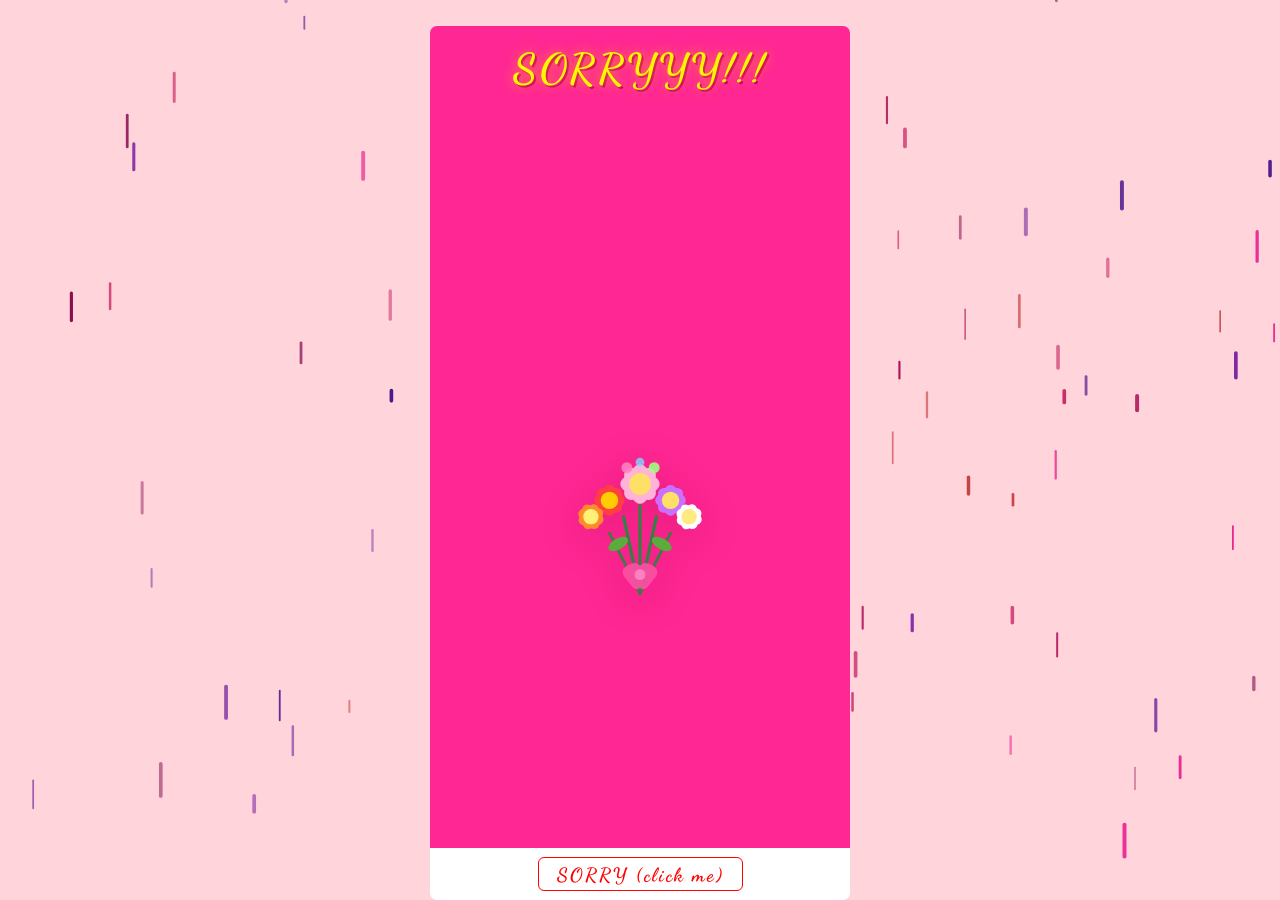
<file: index.html>
<!DOCTYPE html>
<html lang="en">
<head>
  <meta charset="UTF-8" />
  <meta name="viewport" content="width=device-width, initial-scale=1.0"/>
  <title>Sorry WIFEY❤️</title>
  <link rel="preconnect" href="https://fonts.googleapis.com">
  <link rel="preconnect" href="https://fonts.gstatic.com" crossorigin>
  <link href="https://fonts.googleapis.com/css2?family=Dancing+Script:wght@700&family=Segoe+UI:wght@400;700&display=swap" rel="stylesheet">
  <link rel="stylesheet" href="index.css" />
  <script src="sorry.js" defer></script>
</head>
<body>
  <canvas id="rainCanvas"></canvas>

  <div class="container">
    <div class="sorry-title">
        SORRYYY!!!
    </div>

    <div class="bouquet-wrap">
      <div class="bouquet" id="bouquet">
        <svg viewBox="0 0 200 220" xmlns="http://www.w3.org/2000/svg" class="bouquet-svg" aria-label="Animated bouquet of flowers">
          <line x1="100" y1="210" x2="85" y2="140" stroke="#3a7d44" stroke-width="3" stroke-linecap="round"/>
          <line x1="100" y1="210" x2="100" y2="130" stroke="#3a7d44" stroke-width="3" stroke-linecap="round"/>
          <line x1="100" y1="210" x2="115" y2="140" stroke="#3a7d44" stroke-width="3" stroke-linecap="round"/>
          <line x1="100" y1="210" x2="72"  y2="155" stroke="#3a7d44" stroke-width="2.5" stroke-linecap="round"/>
          <line x1="100" y1="210" x2="128" y2="155" stroke="#3a7d44" stroke-width="2.5" stroke-linecap="round"/>

          <ellipse cx="80" cy="165" rx="10" ry="5" fill="#5aad3c" transform="rotate(-30 80 165)"/>
          <ellipse cx="120" cy="165" rx="10" ry="5" fill="#5aad3c" transform="rotate(30 120 165)"/>

          <path d="M88,198 Q80,190 88,185 Q96,180 100,185 Q104,180 112,185 Q120,190 112,198 Q104,210 100,205 Q96,210 88,198Z" fill="#ff4fa3" opacity="0.9"/>
          <circle cx="100" cy="193" r="5" fill="#ff80c0"/>

          <g class="flower f1">
            <ellipse cx="100" cy="110" rx="10" ry="18" fill="#ffb3d9" transform="rotate(0 100 110)"/>
            <ellipse cx="100" cy="110" rx="10" ry="18" fill="#ffb3d9" transform="rotate(45 100 110)"/>
            <ellipse cx="100" cy="110" rx="10" ry="18" fill="#ffb3d9" transform="rotate(90 100 110)"/>
            <ellipse cx="100" cy="110" rx="10" ry="18" fill="#ffb3d9" transform="rotate(135 100 110)"/>
            <circle cx="100" cy="110" r="10" fill="#ffe066"/>
          </g>

          <g class="flower f2">
            <ellipse cx="72" cy="125" rx="8" ry="14" fill="#ff4040" transform="rotate(0 72 125)"/>
            <ellipse cx="72" cy="125" rx="8" ry="14" fill="#ff4040" transform="rotate(45 72 125)"/>
            <ellipse cx="72" cy="125" rx="8" ry="14" fill="#ff4040" transform="rotate(90 72 125)"/>
            <ellipse cx="72" cy="125" rx="8" ry="14" fill="#ff4040" transform="rotate(135 72 125)"/>
            <circle cx="72" cy="125" r="8" fill="#ffcc00"/>
          </g>

          <g class="flower f3">
            <ellipse cx="128" cy="125" rx="8" ry="14" fill="#c970ff" transform="rotate(0 128 125)"/>
            <ellipse cx="128" cy="125" rx="8" ry="14" fill="#c970ff" transform="rotate(45 128 125)"/>
            <ellipse cx="128" cy="125" rx="8" ry="14" fill="#c970ff" transform="rotate(90 128 125)"/>
            <ellipse cx="128" cy="125" rx="8" ry="14" fill="#c970ff" transform="rotate(135 128 125)"/>
            <circle cx="128" cy="125" r="8" fill="#ffe066"/>
          </g>

          <g class="flower f4">
            <ellipse cx="55" cy="140" rx="7" ry="12" fill="#ff8c2b" transform="rotate(20 55 140)"/>
            <ellipse cx="55" cy="140" rx="7" ry="12" fill="#ff8c2b" transform="rotate(65 55 140)"/>
            <ellipse cx="55" cy="140" rx="7" ry="12" fill="#ff8c2b" transform="rotate(110 55 140)"/>
            <ellipse cx="55" cy="140" rx="7" ry="12" fill="#ff8c2b" transform="rotate(155 55 140)"/>
            <circle cx="55" cy="140" r="7" fill="#fff176"/>
          </g>

          <g class="flower f5">
            <ellipse cx="145" cy="140" rx="7" ry="12" fill="#fff" transform="rotate(20 145 140)"/>
            <ellipse cx="145" cy="140" rx="7" ry="12" fill="#fff" transform="rotate(65 145 140)"/>
            <ellipse cx="145" cy="140" rx="7" ry="12" fill="#fff" transform="rotate(110 145 140)"/>
            <ellipse cx="145" cy="140" rx="7" ry="12" fill="#fff" transform="rotate(155 145 140)"/>
            <circle cx="145" cy="140" r="7" fill="#ffea80"/>
          </g>

          <circle cx="88" cy="95" r="5" fill="#ff80c0" opacity="0.9"/>
          <circle cx="113" cy="95" r="5" fill="#a0ff80" opacity="0.9"/>
          <circle cx="100" cy="90" r="4" fill="#80d4ff" opacity="0.8"/>
        </svg>
      </div>
    </div>
  </div>

  <div class="footer">
    <div class="fin">
      <a href="page1.html" class="sorry-btn">SORRY (click me)</a>
    </div>
  </div>

</body>
</html>
</file>
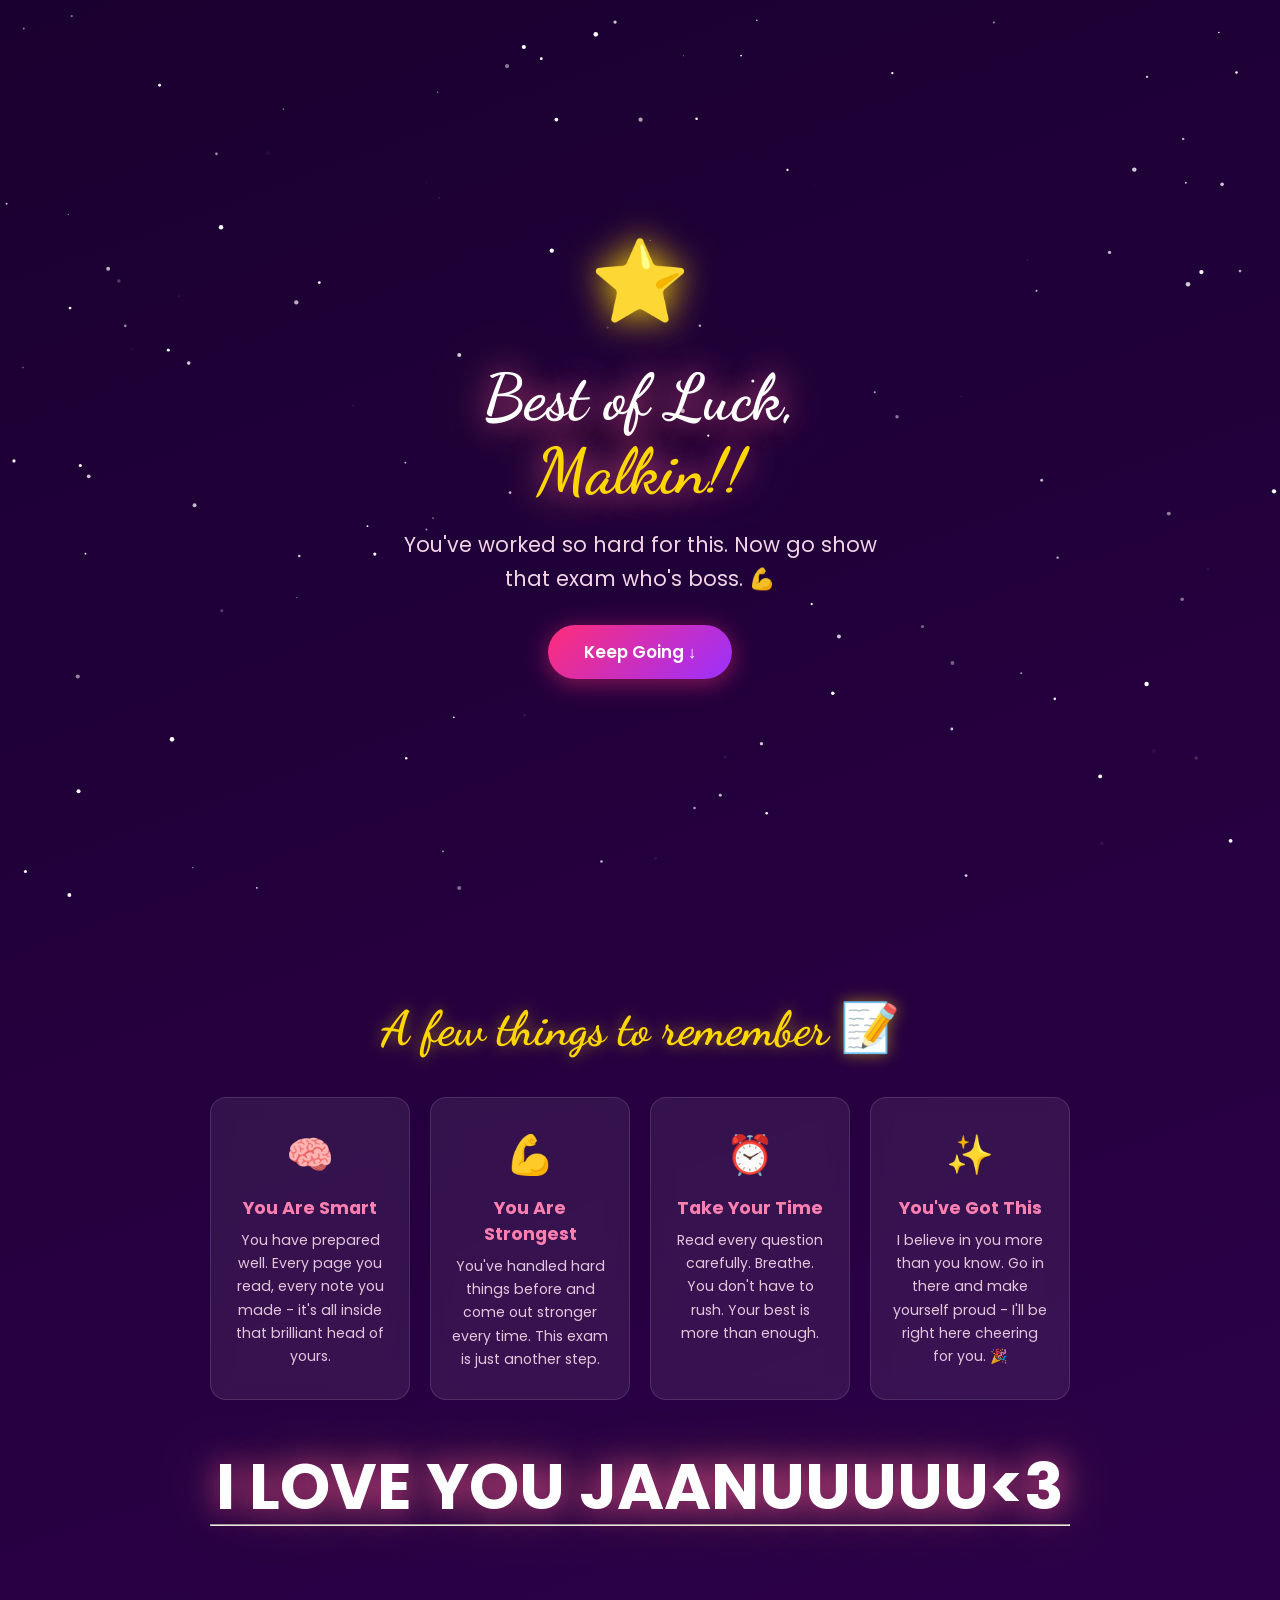
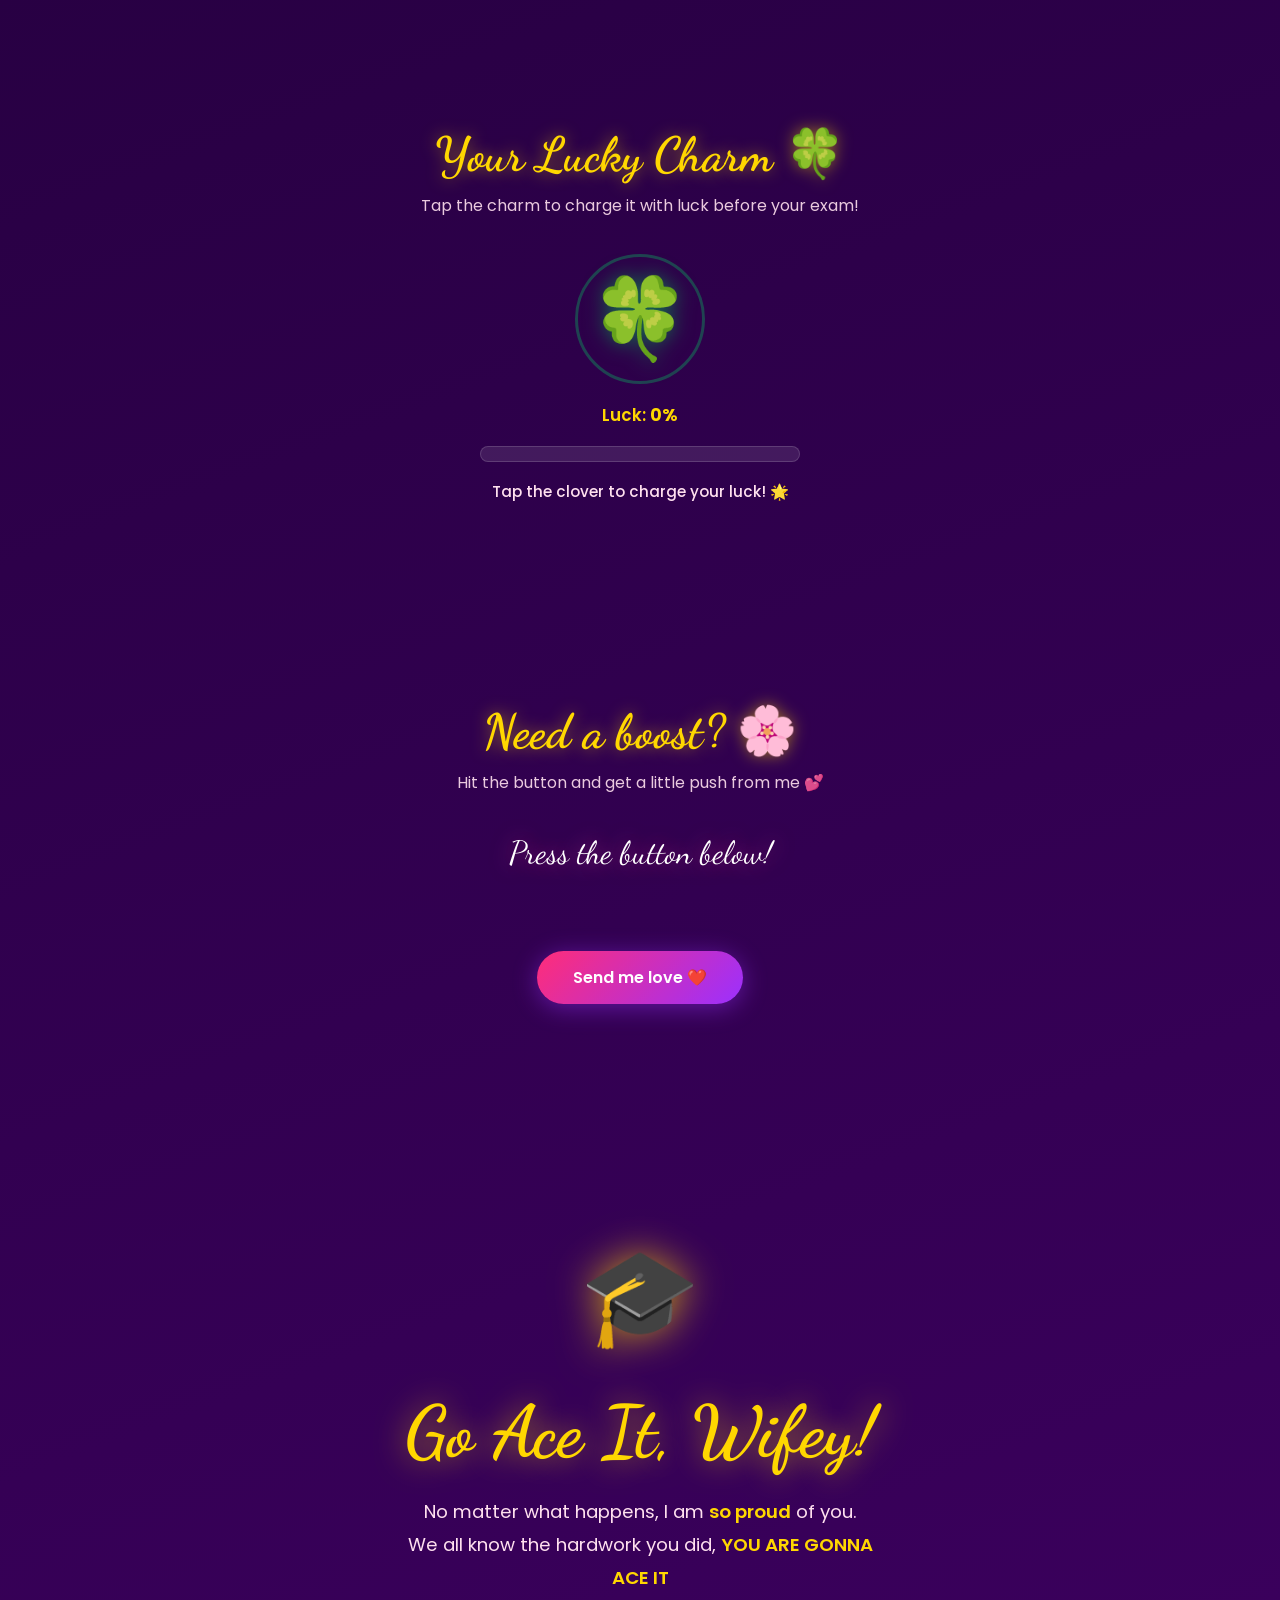
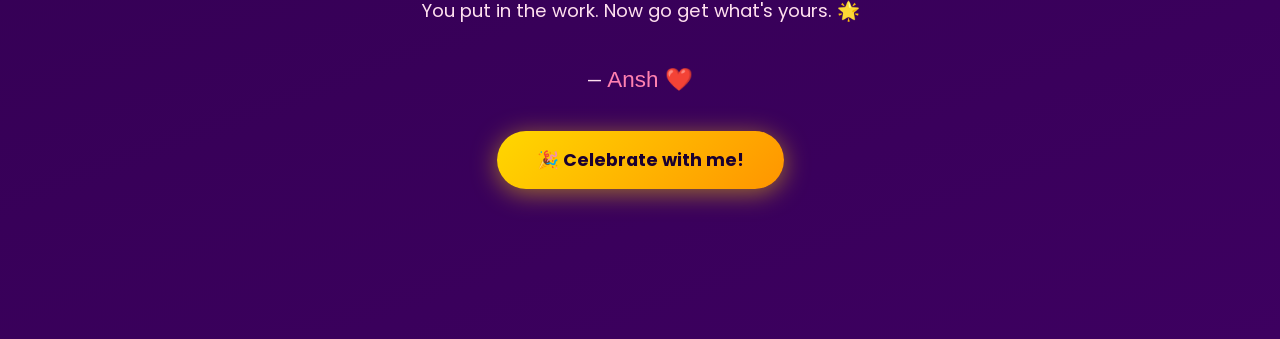
<file: best.html>
<!DOCTYPE html>
<html lang="en">
<head>
  <meta charset="UTF-8"/>
  <meta name="viewport" content="width=device-width, initial-scale=1.0"/>
  <title>Best of Luck, Wifey! 🌟</title>
  <link rel="preconnect" href="https://fonts.googleapis.com">
  <link rel="preconnect" href="https://fonts.gstatic.com" crossorigin>
  <link href="https://fonts.googleapis.com/css2?family=Dancing+Script:wght@600;700&family=Poppins:wght@400;600;700&display=swap" rel="stylesheet">
  <link rel="stylesheet" href="best.css"/>
</head>
<body>

  <canvas id="bgCanvas"></canvas>

  <section class="hero" id="hero">
    <div class="hero-inner">
      <div class="star-burst" aria-hidden="true">⭐</div>
      <h1 class="hero-title">Best of Luck,<br/><span class="wifey-name">Malkin!!</span></h1>
      <p class="hero-sub">You've worked so hard for this. Now go show that exam who's boss. 💪</p>
      <button class="scroll-btn" id="scrollBtn" aria-label="Continue">
        Keep Going ↓
      </button>
    </div>
  </section>

  <section class="cards-section" id="cardsSection">
    <h2 class="section-heading">A few things to remember 📝</h2>
    <div class="cards-grid">

      <div class="card" data-delay="0">
        <div class="card-icon">🧠</div>
        <h3>You Are Smart</h3>
        <p>You have prepared well. Every page you read, every note you made - it's all inside that brilliant head of yours.</p>
      </div>

      <div class="card" data-delay="150">
        <div class="card-icon">💪</div>
        <h3>You Are Strongest</h3>
        <p>You've handled hard things before and come out stronger every time. This exam is just another step.</p>
      </div>

      <div class="card" data-delay="300">
        <div class="card-icon">⏰</div>
        <h3>Take Your Time</h3>
        <p>Read every question carefully. Breathe. You don't have to rush. Your best is more than enough.</p>
      </div>

      <div class="card" data-delay="450">
        <div class="card-icon">✨</div>
        <h3>You've Got This</h3>
        <p>I believe in you more than you know. Go in there and make yourself proud - I'll be right here cheering for you. 🎉</p>
      </div>
    </div><br><br>
    <div class='love'>I LOVE YOU JAANUUUUU<3</div>
    <hr>
  </section>

  <section class="charm-section" id="charmSection">
    <h2 class="section-heading">Your Lucky Charm 🍀</h2>
    <p class="charm-desc">Tap the charm to charge it with luck before your exam!</p>

    <div class="charm-area">
      <button class="charm-btn" id="charmBtn" aria-label="Tap for luck">
        <span class="charm-emoji" id="charmEmoji">🍀</span>
        <span class="charm-ring" id="charmRing"></span>
      </button>
      <p class="charge-label" id="chargeLabel">Luck: <strong id="chargePct">0%</strong></p>
      <div class="charge-bar-wrap">
        <div class="charge-bar" id="chargeBar"></div>
      </div>
      <p class="charge-msg" id="chargeMsg">Tap the clover to charge your luck! 🌟</p>
    </div>
  </section>

  <section class="affirmation-section" id="affirmSection">
    <h2 class="section-heading">Need a boost? 🌸</h2>
    <p class="affirmation-desc">Hit the button and get a little push from me 💕</p>

    <div class="affirmation-box">
      <p class="affirmation-text" id="affirmText">Press the button below!</p>
      <button class="affirmation-btn" id="affirmBtn">Send me love ❤️</button>
    </div>
  </section>

  <section class="sendoff-section" id="sendoffSection">
    <div class="sendoff-inner">
      <div class="sendoff-emoji" aria-hidden="true">🎓</div>
      <h2 class="sendoff-title">Go Ace It, Wifey!</h2>
      <p class="sendoff-msg">
        No matter what happens, I am <em>so proud</em> of you.<br/>
        We all know the hardwork you did, <em>YOU ARE GONNA ACE IT</em><br/>
        You put in the work. Now go get what's yours. 🌟<br/><br/>
        — <span class="ansh-sign">Ansh ❤️</span>
      </p>
      <button class="confetti-btn" id="confettiBtn">🎉 Celebrate with me!</button>
    </div>
  </section>

  <canvas id="confettiCanvas"></canvas>

  <script src="best.js"></script>
</body>
</html>
</file>
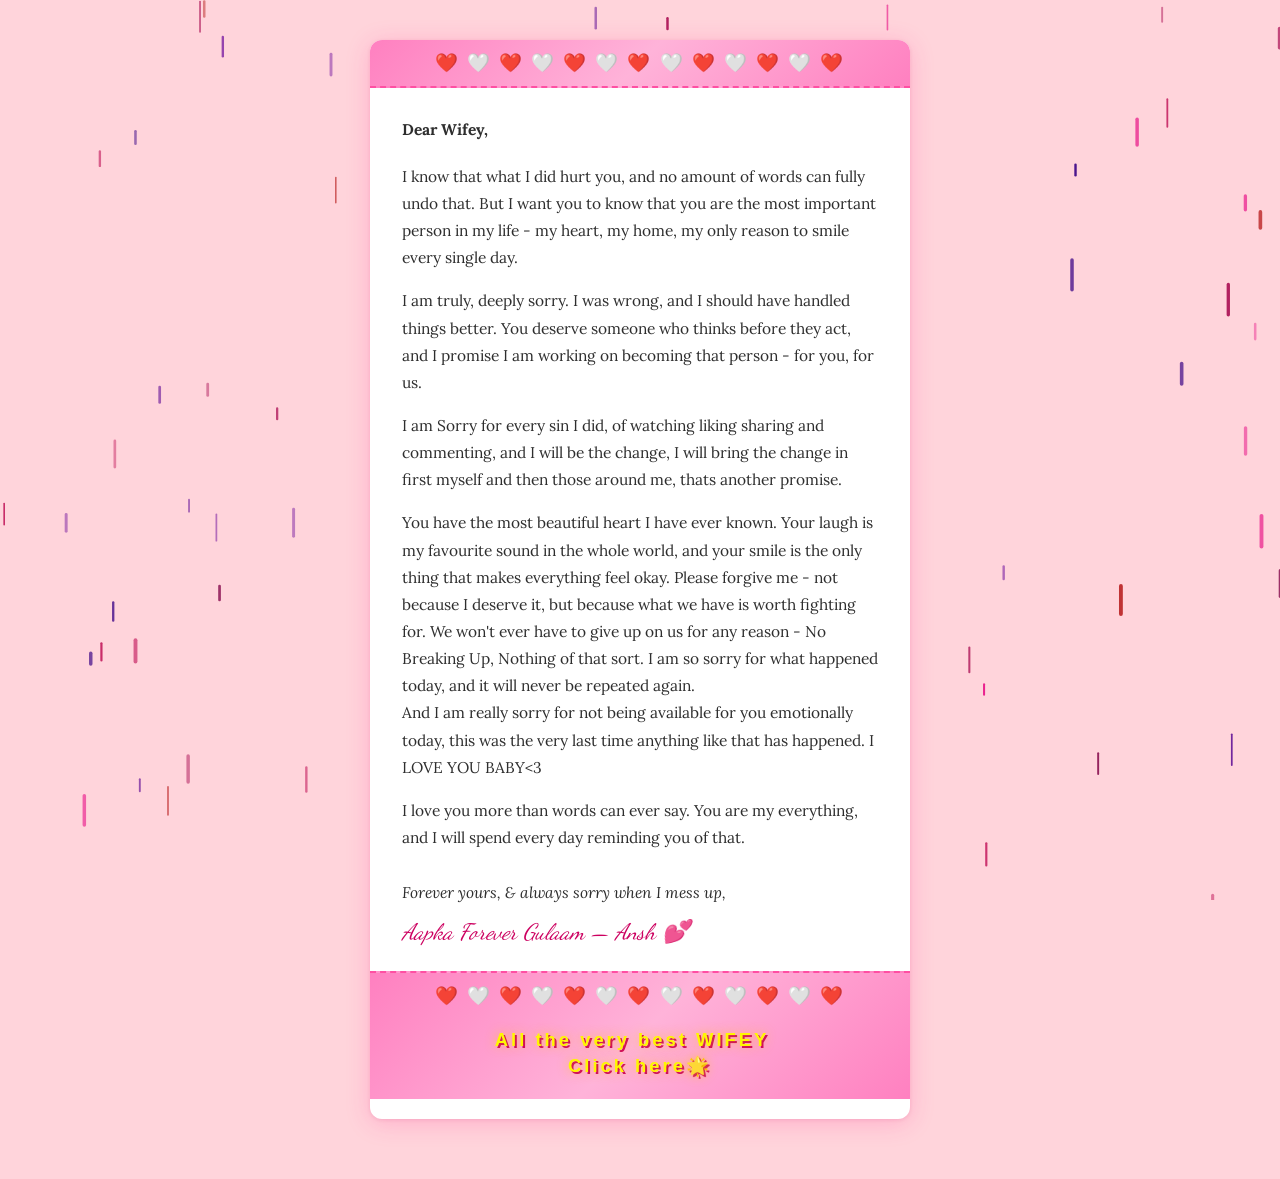
<file: page1.html>
<!DOCTYPE html>
<html lang="en">
<head>
  <meta charset="UTF-8" />
  <meta name="viewport" content="width=device-width, initial-scale=1.0"/>
  <title>A Letter For You</title>
  <link rel="preconnect" href="https://fonts.googleapis.com">
  <link rel="preconnect" href="https://fonts.gstatic.com" crossorigin>
  <link href="https://fonts.googleapis.com/css2?family=Dancing+Script:wght@700&family=Lora:ital,wght@0,400;1,400&display=swap" rel="stylesheet">
  <link rel="stylesheet" href="index.css" />
  <script src="sorry.js" defer></script>
</head>
<body class="page1-body">

  <canvas id="rainCanvas"></canvas>

  <div class="letter-wrap">
    <div class="letter">

      <div class="hearts-border top-hearts" aria-hidden="true">
        ❤️ 🤍 ❤️ 🤍 ❤️ 🤍 ❤️ 🤍 ❤️ 🤍 ❤️ 🤍 ❤️
      </div>
      <div class="letter-content">
        <p class="dear-line">Dear Wifey,</p>

        <p>
          I know that what I did hurt you, and no amount of words can fully undo that.
          But I want you to know that you are the most important person in my life -
          my heart, my home, my only reason to smile every single day.
        </p>

        <p>
          I am truly, deeply sorry. I was wrong, and I should have handled things better.
          You deserve someone who thinks before they act, and I promise I am working on
          becoming that person - for you, for us.
        </p>

        <p>
          I am Sorry for every sin I did, of watching liking sharing and commenting, and I will
          be the change, I will bring the change in first myself and then those around me, thats
          another promise.
        </p>

        <p>
          You have the most beautiful heart I have ever known. Your laugh is my favourite
          sound in the whole world, and your smile is the only thing that makes everything
          feel okay. Please forgive me - not because I deserve it, but because what we have
          is worth fighting for. We won't ever have to give up on us for any reason -
          No Breaking Up, Nothing of that sort. I am so sorry for what happened today,
          and it will never be repeated again.<br/>
          And I am really sorry for not being available for you emotionally today, this
          was the very last time anything like that has happened. I LOVE YOU BABY<3
        </p>

        <p>
          I love you more than words can ever say. You are my everything,
          and I will spend every day reminding you of that.
        </p>

        <p class="sign-off">
          Forever yours, &amp; always sorry when I mess up,<br/>
          <span class="signature">Aapka Forever Gulaam — Ansh 💕</span>
        </p>
      </div>

      <div class="hearts-border bottom-hearts" aria-hidden="true">
        ❤️ 🤍 ❤️ 🤍 ❤️ 🤍 ❤️ 🤍 ❤️ 🤍 ❤️ 🤍 ❤️<br>
        <a href="best.html" class="next-link">
          All the very best WIFEY&nbsp;&nbsp;<br> Click here🌟
        </a>
      </div>

    </div>
  </div>

</body>
</html>
</file>
<file: index.css>
*, *::before, *::after { box-sizing: border-box; margin: 0; padding: 0; }

html {
  overflow: hidden;
  height: 100%;
}

body {
  display: flex;
  flex-direction: column;
  justify-content: center;
  align-items: center;
  margin: 0;
  padding: 0;
  width: 100%;
  min-height: 100vh;
  overflow: hidden;
  background-color: rgb(255, 212, 219);
  font-family: 'Segoe UI', Tahoma, Geneva, Verdana, sans-serif;
}

html:has(.page1-body) {
  overflow-y: auto;
  height: auto;
}

.page1-body {
  overflow-y: auto;
  height: auto;
  min-height: 100vh;
  padding: 30px 15px;
  align-items: center;
  justify-content: flex-start;
}

#rainCanvas {
  position: fixed;
  top: 0; left: 0;
  width: 100%; height: 100%;
  pointer-events: none;
  z-index: 0;
}

.container {
  display: flex;
  flex-direction: column;
  justify-content: flex-start;
  align-items: center;
  width: 420px;
  height: calc(100dvh - 52px);
  margin: 0;
  border-bottom: none;
  border-radius: 7px 7px 0 0;
  box-sizing: border-box;
  background-color: rgb(255, 39, 147);
  position: relative;
  z-index: 1;
  overflow: hidden;
  padding: 0 0 10px 0;
}

.sorry-title {
  width: 100%;
  text-align: center;
  font-family: 'Dancing Script', cursive;
  font-size: 2.6rem;
  font-weight: 700;
  color: #fff700;
  text-shadow:
    0 0 12px rgba(255, 200, 0, 0.7),
    2px 2px 0px #cc0060;
  padding: 18px 10px 10px;
  letter-spacing: 3px;
  animation: sorryPulse 2s ease-in-out infinite alternate;
}

@keyframes sorryPulse {
  from { transform: scale(1);    text-shadow: 0 0 12px rgba(255,200,0,0.7), 2px 2px 0px #cc0060; }
  to   { transform: scale(1.06); text-shadow: 0 0 28px rgba(255,240,0,1),   2px 2px 0px #990040; }
}

.bouquet-wrap {
  flex: 1;
  display: flex;
  justify-content: center;
  align-items: center;
}

.bouquet {
  display: flex;
  justify-content: center;
  align-items: center;
  animation: bouquetFloat 3s ease-in-out infinite;
}

@keyframes bouquetFloat {
  0%,100% { transform: translateY(0px) rotate(-2deg); }
  50%      { transform: translateY(-12px) rotate(2deg); }
}

.bouquet-svg {
  width: 220px;
  height: 240px;
  filter: drop-shadow(0 8px 18px rgba(180, 0, 80, 0.35));
}

.flower { transform-box: fill-box; transform-origin: center; }

.f1 { animation: flowerBloom 2.4s ease-in-out infinite alternate; }
.f2 { animation: flowerBloom 2.0s ease-in-out 0.3s infinite alternate; }
.f3 { animation: flowerBloom 2.2s ease-in-out 0.6s infinite alternate; }
.f4 { animation: flowerBloom 2.6s ease-in-out 0.1s infinite alternate; }
.f5 { animation: flowerBloom 2.8s ease-in-out 0.9s infinite alternate; }

@keyframes flowerBloom {
  from { transform: scale(1);    filter: brightness(1); }
  to   { transform: scale(1.12); filter: brightness(1.15) drop-shadow(0 0 4px rgba(255,200,0,0.5)); }
}

.footer {
  box-sizing: border-box;
  margin: 0;
  height: 52px;
  width: 420px;
  background-color: white;
  border-top: none;
  border-radius: 0 0 7px 7px;
  display: flex;
  align-items: center;
  justify-content: center;
  position: fixed;
  bottom: 0;
  z-index: 10;
}

.fin {
  border: 1px solid red;
  border-radius: 6px;
  height: 34px;
  margin: 5px;
  display: flex;
  align-items: center;
  justify-content: center;
  padding: 0 18px;
}

.sorry-btn {
  color: red;
  font-weight: 700;
  text-decoration: none;
  letter-spacing: 2px;
  font-family: 'Dancing Script', cursive;
  font-size: 1.2rem;
  transition: transform 0.2s, letter-spacing 0.2s;
  animation: sorryBtnPulse 1.5s ease-in-out infinite alternate;
}

@keyframes sorryBtnPulse {
  from { letter-spacing: 2px; }
  to   { letter-spacing: 5px; color: #cc0000; }
}

.sorry-btn:hover {
  transform: scale(1.15);
  color: #ff0055;
}

.page1-body {
  overflow-y: auto;
  padding: 30px 15px;
  align-items: center;
  justify-content: center;
}

.letter-wrap {
  position: relative;
  z-index: 1;
  width: 100%;
  max-width: 540px;
  display: flex;
  justify-content: center;
  padding: 10px 0 30px;
}

.letter {
  background: #ffffff;
  border-radius: 12px;
  width: 100%;
  padding: 0 0 20px;
  box-shadow:
    0 4px 24px rgba(255, 39, 147, 0.22),
    0 1px 4px rgba(180, 0, 80, 0.12);
  overflow: hidden;
  position: relative;
  animation: letterAppear 0.8s cubic-bezier(0.16,1,0.3,1) both;
}

@keyframes letterAppear {
  from { opacity: 0; transform: translateY(40px) scale(0.96); }
  to   { opacity: 1; transform: translateY(0)    scale(1); }
}

.hearts-border {
  width: 100%;
  background: linear-gradient(135deg, #ff80c0, #ffb3d9, #ff80c0);
  padding: 10px 8px;
  font-size: 1.15rem;
  text-align: center;
  letter-spacing: 2px;
  line-height: 1.4;
  word-break: break-all;
  border-bottom: 2px dashed #ff4fa3;
}

.bottom-hearts {
  border-bottom: none;
  border-top: 2px dashed #ff4fa3;
}

.letter-content {
  padding: 28px 32px 20px;
  display: flex;
  flex-direction: column;
  gap: 16px;
}

.dear-line {
  font-family: 'Dancing Script', cursive;
  font-size: 2rem;
  font-weight: 700;
  color: #cc0060;
  line-height: 1.2;
  margin-bottom: 4px;
}

.letter-content p {
  font-family: 'Lora', Georgia, serif;
  font-size: 0.97rem;
  line-height: 1.75;
  color: #2e2e2e;
  max-width: 72ch;
}

.sign-off {
  margin-top: 12px;
  font-style: italic;
  color: #555;
}

.signature {
  font-family: 'Dancing Script', cursive;
  font-size: 1.4rem;
  color: #cc0060;
  display: block;
  margin-top: 6px;
}

.next-link {
  width: 100%;
  text-align: center;
  /* font-family: 'Dancing Script', cursive; */
  font-weight: 700;
  color: #fff700;
  text-shadow:
    0 0 12px rgba(255, 200, 0, 0.7),
    2px 2px 0px #cc0060;
  padding: 18px 10px 10px;
  letter-spacing: 3px;
  animation: sorryPulse 2s ease-in-out infinite alternate;
  display: block;
  text-decoration: none;
}

@media (max-width: 480px) {

  body, html {
    justify-content: flex-start;
    overflow: hidden;
  }

  .container {
    width: 100%;
    max-width: 100vw;
    height: calc(100dvh - 56px);
    border-radius: 0;
    padding: 0 0 8px;
  }

  .sorry-title {
    font-size: clamp(1.6rem, 8vw, 2.6rem);
    padding: 14px 8px 8px;
    letter-spacing: clamp(1px, 1.5vw, 3px);
  }

  .bouquet-svg {
    width: clamp(160px, 55vw, 220px);
    height: clamp(175px, 60vw, 240px);
  }

  .footer {
    width: 100%;
    border-radius: 0;
    height: 56px;
  }

  .fin {
    height: 38px;
    padding: 0 28px;
  }

  .sorry-btn {
    font-size: clamp(1rem, 5vw, 1.2rem);
  }

  .next-link {
    width: 100%;
    text-align: center;
    /* font-family: 'Dancing Script'; */
    font-weight: 700;
    color: #fff700;
    text-shadow:
      0 0 12px rgba(255, 200, 0, 0.7),
      2px 2px 0px #cc0060;
    padding: 18px 10px 10px;
    letter-spacing: 3px;
    animation: sorryPulse 2s ease-in-out infinite alternate;
  }
}

@media (max-width: 600px) {

  html:has(.page1-body) {
    overflow-y: auto;
    height: auto;
  }

  .page1-body {
    padding: 16px 10px 30px;
    overflow-y: auto;
    justify-content: flex-start;
  }

  .letter-wrap {
    padding: 6px 0 20px;
  }

  .letter {
    border-radius: 8px;
  }

  .hearts-border {
    font-size: 0.9rem;
    letter-spacing: 1px;
    padding: 8px 6px;
  }

  .letter-content {
    padding: 20px 18px 16px;
    gap: 14px;
  }

  .dear-line {
    font-size: clamp(1.4rem, 7vw, 2rem);
  }

  .letter-content p {
    font-size: clamp(0.875rem, 3.8vw, 0.97rem);
    line-height: 1.7;
    max-width: 100%;
  }

  .signature {
    font-size: clamp(1.1rem, 5.1vw, 1.4rem);
  }

  .next-link {
    width: 100%;
    text-align: center;
    /* font-family: 'Dancing Script'; */
    font-weight: 700;
    color: #fff700;
    text-shadow:
      0 0 12px rgba(255, 200, 0, 0.7),
      2px 2px 0px #cc0060;
    padding: 18px 10px 10px;
    letter-spacing: 3px;
    animation: sorryPulse 2s ease-in-out infinite alternate;
  }
}

@media (max-width: 360px) {

  .sorry-title {
    font-size: 1.45rem;
    letter-spacing: 1px;
  }

  .bouquet-svg {
    width: 145px;
    height: 160px;
  }

  .dear-line {
    font-size: 1.3rem;
  }

  .letter-content p {
    font-size: 0.84rem;
  }
}

@media (max-width: 768px) and (orientation: landscape) {

  body, html {
    overflow-y: auto;
    height: auto;
    min-height: 100vh;
    justify-content: center;
  }

  .container {
    height: auto;
    min-height: 320px;
    padding-bottom: 16px;
  }

  .bouquet-svg {
    width: 130px;
    height: 145px;
  }

  .footer {
    position: fixed;
    bottom: 0;
  }
}

@media (hover: none) {
  .sorry-btn:active {
    transform: scale(0.95);
    color: #ff0055;
  }
}
</file>
<file: best.css>
*,
*::before,
*::after {
  box-sizing: border-box;
  margin: 0;
  padding: 0;
}

:root {
  --pink: #ff2d78;
  --pink-light: #ff80b0;
  --pink-pale: #ffe0ef;
  --gold: #ffd700;
  --purple: #9b30ff;
  --bg-from: #1a0030;
  --bg-to: #3d0060;
  --white: #ffffff;
  --text-light: #ffe8f5;
  --card-bg: rgba(255, 255, 255, 0.07);
  --radius: 16px;
  --transition: 0.3s cubic-bezier(0.16, 1, 0.3, 1);
}

html {
  scroll-behavior: smooth;
}

body {
  font-family: 'Poppins', sans-serif;
  background: linear-gradient(160deg, var(--bg-from), var(--bg-to));
  min-height: 100vh;
  color: var(--text-light);
  overflow-x: hidden;
}

#bgCanvas {
  position: fixed;
  inset: 0;
  width: 100%;
  height: 100%;
  pointer-events: none;
  z-index: 0;
}

section {
  position: relative;
  z-index: 1;
}

.hero {
  min-height: 100vh;
  display: flex;
  align-items: center;
  justify-content: center;
  text-align: center;
  padding: 40px 20px;
}

.hero-inner {
  display: flex;
  flex-direction: column;
  align-items: center;
  gap: 20px;
}

.star-burst {
  font-size: clamp(3rem, 12vw, 5rem);
  animation: starSpin 4s linear infinite;
  display: inline-block;
  filter: drop-shadow(0 0 18px gold);
}

@keyframes starSpin {
  0% {
    transform: rotate(0deg) scale(1);
  }
  50% {
    transform: rotate(180deg) scale(1.2);
  }
  100% {
    transform: rotate(360deg) scale(1);
  }
}

.hero-title {
  font-family: 'Dancing Script', cursive;
  font-size: clamp(1.8rem, 5vw, 5.5rem);
  font-weight: 700;
  line-height: 1.15;
  color: var(--white);
  text-shadow: 0 0 30px rgba(255, 80, 160, 0.8), 0 0 60px rgba(255, 215, 0, 0.4);
  animation: titleGlow 3s ease-in-out infinite alternate;
}

.love {
  /* font-family: 'Dancing Script', cursive; */
  font-size: clamp(1.8rem, 5vw, 5.5rem);
  font-weight: 700;
  line-height: 1.15;
  color: var(--white);
  text-align: center;
  display: block;
  margin: 0 auto;
  text-shadow: 0 0 30px rgba(255, 80, 160, 0.8), 0 0 60px rgba(255, 215, 0, 0.4);
  animation: none;
  transform: none;
}

@keyframes titleGlow {
  from {
    text-shadow: 0 0 20px rgba(255, 80, 160, 0.7), 0 0 40px rgba(255, 215, 0, 0.3);
  }
  to {
    text-shadow: 0 0 40px rgba(255, 80, 160, 1), 0 0 80px rgba(255, 215, 0, 0.7);
  }
}

.wifey-name {
  color: var(--gold);
  display: block;
}

.hero-sub {
  font-size: clamp(1rem, 3.5vw, 1.3rem);
  color: var(--pink-pale);
  max-width: 520px;
  line-height: 1.6;
  opacity: 0.95;
}

.scroll-btn {
  margin-top: 10px;
  background: linear-gradient(135deg, var(--pink), var(--purple));
  color: white;
  border: none;
  border-radius: 50px;
  padding: 14px 36px;
  font-size: 1.05rem;
  font-family: 'Poppins', sans-serif;
  font-weight: 600;
  cursor: pointer;
  box-shadow: 0 4px 24px rgba(255, 45, 120, 0.5);
  transition: transform var(--transition), box-shadow var(--transition);
  animation: btnBounce 2s ease-in-out infinite;
}

@keyframes btnBounce {
  0%,
  100% {
    transform: translateY(0);
  }
  50% {
    transform: translateY(-6px);
  }
}

.scroll-btn:hover,
.scroll-btn:active {
  transform: scale(1.08) translateY(-3px);
  box-shadow: 0 8px 32px rgba(255, 45, 120, 0.7);
}

.section-heading {
  font-family: 'Dancing Script', cursive;
  font-size: clamp(2rem, 6vw, 3rem);
  text-align: center;
  color: var(--gold);
  text-shadow: 0 0 16px rgba(255, 215, 0, 0.5);
  margin-bottom: 10px;
}

.cards-section {
  padding: clamp(60px, 10vw, 100px) 20px;
  max-width: 900px;
  margin: 0 auto;
  text-align: center;
}

.cards-grid {
  display: grid;
  grid-template-columns: repeat(auto-fill, minmax(min(200px, 100%), 1fr));
  gap: 20px;
  margin-top: 40px;
}

.card {
  background: var(--card-bg);
  border: 1px solid rgba(255, 255, 255, 0.12);
  border-radius: var(--radius);
  padding: 28px 20px;
  backdrop-filter: blur(10px);
  transition: transform var(--transition), box-shadow var(--transition), border-color var(--transition);
  opacity: 0;
  transform: translateY(30px);
  cursor: default;
}

.card.visible {
  opacity: 1;
  transform: translateY(0);
  transition: opacity 0.6s ease, transform 0.6s ease, box-shadow var(--transition), border-color var(--transition);
}

.card:hover {
  transform: translateY(-8px) scale(1.03);
  box-shadow: 0 12px 40px rgba(255, 45, 120, 0.35);
  border-color: rgba(255, 45, 120, 0.5);
}

.card-icon {
  font-size: 2.4rem;
  margin-bottom: 12px;
  display: block;
  animation: iconFloat 3s ease-in-out infinite alternate;
}

@keyframes iconFloat {
  from {
    transform: translateY(0);
  }
  to {
    transform: translateY(-5px);
  }
}

.card h3 {
  font-size: 1.1rem;
  font-weight: 700;
  color: var(--pink-light);
  margin-bottom: 8px;
}

.card p {
  font-size: 0.88rem;
  line-height: 1.65;
  color: rgba(255, 230, 245, 0.85);
  max-width: 100%;
}

.love-wrap {
  width: 100%;
  margin: 42px auto 0;
  display: flex;
  flex-direction: column;
  align-items: center;
  justify-content: center;
  gap: 14px;
}

.love-line {
  width: min(420px, 88%);
  border: none;
  height: 1.5px;
  background: linear-gradient(90deg, transparent, rgba(255, 215, 0, 0.95), transparent);
  box-shadow: 0 0 12px rgba(255, 215, 0, 0.35);
}

.charm-section {
  padding: clamp(60px, 10vw, 100px) 20px;
  text-align: center;
}

.charm-desc {
  color: var(--pink-pale);
  font-size: 1rem;
  margin-bottom: 36px;
  opacity: 0.9;
}

.charm-area {
  display: flex;
  flex-direction: column;
  align-items: center;
  gap: 18px;
}

.charm-btn {
  position: relative;
  background: none;
  border: none;
  cursor: pointer;
  width: 130px;
  height: 130px;
  display: flex;
  align-items: center;
  justify-content: center;
  border-radius: 50%;
  transition: transform 0.15s;
}

.charm-btn:active {
  transform: scale(0.92);
}

.charm-emoji {
  font-size: 5rem;
  display: block;
  z-index: 1;
  position: relative;
  transition: filter 0.3s;
  filter: drop-shadow(0 0 10px rgba(0, 200, 80, 0.5));
  animation: charmSway 4s ease-in-out infinite;
}

@keyframes charmSway {
  0%,
  100% {
    transform: rotate(-5deg);
  }
  50% {
    transform: rotate(5deg);
  }
}

.charm-ring {
  position: absolute;
  inset: 0;
  border-radius: 50%;
  border: 3px solid rgba(0, 220, 100, 0.3);
  animation: charmRingPulse 2s ease-in-out infinite;
}

@keyframes charmRingPulse {
  0%,
  100% {
    transform: scale(1);
    opacity: 0.4;
  }
  50% {
    transform: scale(1.2);
    opacity: 0.8;
  }
}

.charge-label {
  font-size: 1.05rem;
  color: var(--gold);
  font-weight: 600;
}

.charge-bar-wrap {
  width: min(320px, 80vw);
  height: 16px;
  background: rgba(255, 255, 255, 0.1);
  border-radius: 50px;
  overflow: hidden;
  border: 1px solid rgba(255, 255, 255, 0.15);
}

.charge-bar {
  height: 100%;
  width: 0;
  background: linear-gradient(90deg, #00e676, #ffde03, #ff2d78);
  border-radius: 50px;
  transition: width 0.35s cubic-bezier(0.16, 1, 0.3, 1);
  box-shadow: 0 0 10px rgba(0, 230, 118, 0.6);
}

.charge-msg {
  font-size: 0.95rem;
  color: var(--pink-pale);
  min-height: 1.5em;
  font-weight: 500;
  transition: color 0.3s;
}

.affirmation-section {
  padding: clamp(60px, 10vw, 100px) 20px;
  text-align: center;
}

.affirmation-desc {
  color: var(--pink-pale);
  font-size: 1rem;
  margin-bottom: 36px;
  opacity: 0.9;
}

.affirmation-box {
  display: flex;
  flex-direction: column;
  align-items: center;
  gap: 24px;
}

.affirmation-text {
  font-family: 'Dancing Script', cursive;
  font-size: clamp(1.4rem, 5vw, 2rem);
  color: var(--white);
  max-width: 500px;
  min-height: 3em;
  line-height: 1.4;
  text-shadow: 0 0 20px rgba(255, 80, 160, 0.5);
  transition: opacity 0.4s, transform 0.4s;
}

.affirmation-text.fade {
  opacity: 0;
  transform: scale(0.95);
}

.affirmation-btn {
  background: linear-gradient(135deg, #ff2d78, #9b30ff);
  color: white;
  border: none;
  border-radius: 50px;
  padding: 14px 36px;
  font-size: 1rem;
  font-family: 'Poppins', sans-serif;
  font-weight: 600;
  cursor: pointer;
  box-shadow: 0 4px 24px rgba(155, 48, 255, 0.45);
  transition: transform var(--transition), box-shadow var(--transition);
}

.affirmation-btn:hover {
  transform: scale(1.07);
  box-shadow: 0 8px 32px rgba(155, 48, 255, 0.65);
}

.affirmation-btn:active {
  transform: scale(0.96);
}

.sendoff-section {
  padding: clamp(80px, 12vw, 120px) 20px clamp(100px, 15vw, 150px);
  text-align: center;
}

.sendoff-inner {
  display: flex;
  flex-direction: column;
  align-items: center;
  gap: 20px;
}

.sendoff-emoji {
  font-size: clamp(4rem, 14vw, 6rem);
  animation: capFloat 3s ease-in-out infinite;
  filter: drop-shadow(0 0 20px rgba(255, 215, 0, 0.7));
}

@keyframes capFloat {
  0%,
  100% {
    transform: translateY(0) rotate(-5deg);
  }
  50% {
    transform: translateY(-14px) rotate(5deg);
  }
}

.sendoff-title {
  font-family: 'Dancing Script', cursive;
  font-size: clamp(2.4rem, 8vw, 4.5rem);
  font-weight: 700;
  color: var(--gold);
  text-shadow: 0 0 30px rgba(255, 215, 0, 0.6);
}

.sendoff-msg {
  font-size: clamp(0.95rem, 3vw, 1.15rem);
  line-height: 1.8;
  color: var(--pink-pale);
  max-width: 480px;
}

.sendoff-msg em {
  color: var(--gold);
  font-style: normal;
  font-weight: 600;
}

.ansh-sign {
  font-family: Verdana, Geneva, Tahoma, sans-serif;
  font-size: 1.4rem;
  color: var(--pink-light);
}

.confetti-btn {
  margin-top: 10px;
  background: linear-gradient(135deg, var(--gold), #ff9500);
  color: #1a0030;
  border: none;
  border-radius: 50px;
  padding: 16px 40px;
  font-size: 1.1rem;
  font-family: 'Poppins', sans-serif;
  font-weight: 700;
  cursor: pointer;
  box-shadow: 0 4px 24px rgba(255, 215, 0, 0.5);
  transition: transform var(--transition), box-shadow var(--transition);
  animation: btnBounce 2.5s ease-in-out infinite;
}

.confetti-btn:hover {
  transform: scale(1.1);
  box-shadow: 0 10px 36px rgba(255, 215, 0, 0.7);
}

.confetti-btn:active {
  transform: scale(0.95);
}

#confettiCanvas {
  position: fixed;
  inset: 0;
  width: 100%;
  height: 100%;
  pointer-events: none;
  z-index: 999;
  display: none;
}

@media (max-width: 480px) {
  .cards-grid {
    grid-template-columns: 1fr 1fr;
    gap: 14px;
  }

  .card {
    padding: 20px 14px;
  }

  .card-icon {
    font-size: 2rem;
  }

  .card h3 {
    font-size: 0.95rem;
  }

  .card p {
    font-size: 0.8rem;
  }

  .charm-btn {
    width: 110px;
    height: 110px;
  }

  .charm-emoji {
    font-size: 4rem;
  }

  .love-wrap {
    margin-top: 34px;
    gap: 12px;
  }
}

@media (max-width: 360px) {
  .cards-grid {
    grid-template-columns: 1fr;
  }
}
</file>
